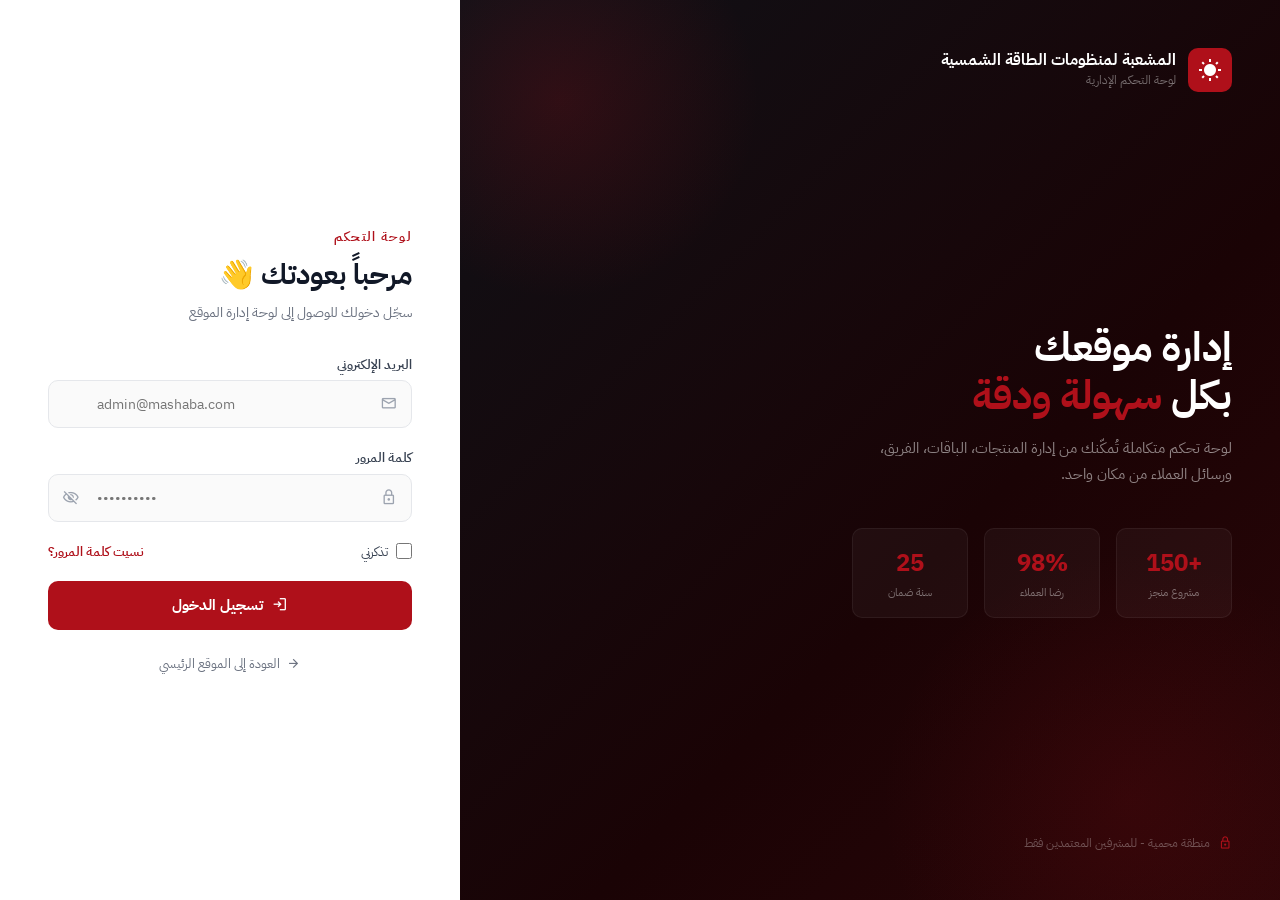
<file: index.html>
<!DOCTYPE html>
<!--
    ===================================================
    ملف: admin/login.html
    الوصف: صفحة تسجيل الدخول للوحة التحكم

    للباك اند:
    - هذه الصفحة تُرسل بيانات تسجيل الدخول إلى:
      POST /api/admin/login
      البيانات: { email: "...", password: "..." }
      الاستجابة: { token: "...", user: {...} }

    - عند النجاح: احفظ الـ token في localStorage
      وحوّل المستخدم إلى: /admin/dashboard.html

    - عند الفشل: أظهر رسالة خطأ مناسبة

    - حماية: إذا كان المستخدم مسجلاً دخوله بالفعل،
      حوّله مباشرة للداش بورد

    - في Laravel: Route::post('/api/admin/login', [AdminAuthController::class, 'login']);
    ===================================================
-->
<html dir="rtl" lang="ar">
<head>
    <meta charset="UTF-8" />
    <meta name="viewport" content="width=device-width, initial-scale=1.0" />
    <title>تسجيل الدخول | لوحة التحكم - المشعبة لمنظومات الطاقة الشمسية</title>
    <meta name="robots" content="noindex, nofollow" />

    <!-- الخطوط -->
    <link rel="preconnect" href="https://fonts.googleapis.com" />
    <link href="https://fonts.googleapis.com/css2?family=IBM+Plex+Sans+Arabic:wght@300;400;500;600;700&family=Manrope:wght@400;600;700;800&display=swap" rel="stylesheet" />
    <link href="https://fonts.googleapis.com/css2?family=Material+Symbols+Outlined:wght,FILL@100..700,0..1&display=swap" rel="stylesheet" />

    <style>
        /* ==========================================
           إعدادات صفحة تسجيل الدخول
           ========================================== */
        :root {
            --primary: #af101a;
            --primary-dark: #8a0c15;
            --primary-light: rgba(175, 16, 26, 0.08);
        }

        * { box-sizing: border-box; margin: 0; padding: 0; }

        html { direction: rtl; }

        body {
            font-family: 'IBM Plex Sans Arabic', 'Manrope', sans-serif;
            min-height: 100vh;
            display: flex;
            overflow: hidden;
        }

        /* ==========================================
           الشاشة مقسومة: يسار صورة، يمين نموذج
           ========================================== */
        .login-left {
            flex: 1;
            background: linear-gradient(135deg, #0f1117 0%, #1a0305 60%, #2d0608 100%);
            display: flex;
            flex-direction: column;
            justify-content: space-between;
            padding: 3rem;
            position: relative;
            overflow: hidden;
        }

        /* دوائر زخرفية خلفية */
        .login-left::before {
            content: '';
            position: absolute;
            top: -100px;
            left: -100px;
            width: 400px;
            height: 400px;
            background: radial-gradient(circle, rgba(175,16,26,0.2) 0%, transparent 70%);
            border-radius: 50%;
            pointer-events: none;
        }

        .login-left::after {
            content: '';
            position: absolute;
            bottom: -150px;
            right: -100px;
            width: 500px;
            height: 500px;
            background: radial-gradient(circle, rgba(175,16,26,0.12) 0%, transparent 70%);
            border-radius: 50%;
            pointer-events: none;
        }

        /* شعار الجانب الأيسر */
        .login-brand {
            position: relative;
            z-index: 1;
        }

        .login-brand-logo {
            display: flex;
            align-items: center;
            gap: 0.75rem;
            margin-bottom: 1rem;
        }

        .login-brand-icon {
            width: 44px;
            height: 44px;
            background: var(--primary);
            border-radius: 10px;
            display: flex;
            align-items: center;
            justify-content: center;
        }

        .login-brand-icon .material-symbols-outlined {
            font-variation-settings: 'FILL' 1, 'wght' 400, 'GRAD' 0, 'opsz' 24;
            color: white;
            font-size: 1.5rem;
        }

        .login-brand-name {
            font-size: 1rem;
            font-weight: 800;
            color: white;
            line-height: 1.2;
        }

        .login-brand-sub {
            font-size: 0.75rem;
            color: rgba(255,255,255,0.4);
        }

        /* المحتوى المنتصف للجانب الأيسر */
        .login-left-content {
            position: relative;
            z-index: 1;
        }

        .login-left-title {
            font-size: clamp(1.75rem, 4vw, 2.5rem);
            font-weight: 800;
            color: white;
            line-height: 1.2;
            margin-bottom: 1rem;
        }

        .login-left-title span { color: var(--primary); }

        .login-left-desc {
            font-size: 0.95rem;
            color: rgba(255,255,255,0.5);
            line-height: 1.7;
            max-width: 380px;
            margin-bottom: 2.5rem;
        }

        /* إحصائيات صغيرة */
        .login-stats {
            display: grid;
            grid-template-columns: repeat(3, 1fr);
            gap: 1rem;
            max-width: 380px;
        }

        .login-stat {
            background: rgba(255,255,255,0.04);
            border: 1px solid rgba(255,255,255,0.06);
            border-radius: 10px;
            padding: 1rem;
            text-align: center;
        }

        .login-stat-num {
            font-size: 1.5rem;
            font-weight: 800;
            color: var(--primary);
            display: block;
        }

        .login-stat-label {
            font-size: 0.7rem;
            color: rgba(255,255,255,0.4);
            margin-top: 0.2rem;
            display: block;
        }

        /* الرسالة الأمنية في الأسفل */
        .login-security-note {
            display: flex;
            align-items: center;
            gap: 0.5rem;
            color: rgba(255,255,255,0.3);
            font-size: 0.75rem;
            position: relative;
            z-index: 1;
        }

        .login-security-note .material-symbols-outlined {
            font-size: 0.9rem;
            color: var(--primary);
            font-variation-settings: 'FILL' 0, 'wght' 400, 'GRAD' 0, 'opsz' 20;
        }

        /* ==========================================
           الجانب الأيمن - نموذج تسجيل الدخول
           ========================================== */
        .login-right {
            width: 460px;
            min-width: 460px;
            background: white;
            display: flex;
            flex-direction: column;
            justify-content: center;
            padding: 3rem;
            position: relative;
        }

        .login-form-header {
            margin-bottom: 2rem;
        }

        .login-welcome {
            font-size: 0.8rem;
            font-weight: 600;
            color: var(--primary);
            text-transform: uppercase;
            letter-spacing: 0.1em;
            margin-bottom: 0.5rem;
        }

        .login-title {
            font-size: 1.75rem;
            font-weight: 800;
            color: #111827;
            margin-bottom: 0.35rem;
        }

        .login-sub {
            font-size: 0.875rem;
            color: #6b7280;
        }

        /* حقول الإدخال */
        .login-form { display: flex; flex-direction: column; gap: 1.25rem; }

        .login-field { display: flex; flex-direction: column; gap: 0.4rem; }

        .login-label {
            font-size: 0.82rem;
            font-weight: 600;
            color: #374151;
        }

        .login-input-wrapper {
            position: relative;
        }

        .login-input-icon {
            position: absolute;
            right: 0.875rem;
            top: 50%;
            transform: translateY(-50%);
            font-size: 1.1rem !important;
            color: #9ca3af;
            font-variation-settings: 'FILL' 0, 'wght' 400, 'GRAD' 0, 'opsz' 20;
            pointer-events: none;
        }

        .login-input {
            width: 100%;
            padding: 0.75rem 2.75rem 0.75rem 3rem;
            border: 1.5px solid #e5e7eb;
            border-radius: 10px;
            font-family: inherit;
            font-size: 0.9rem;
            color: #111827;
            background: #fafafa;
            outline: none;
            transition: border-color 0.2s, box-shadow 0.2s, background 0.2s;
        }

        .login-input:focus {
            border-color: var(--primary);
            background: white;
            box-shadow: 0 0 0 3px rgba(175,16,26,0.1);
        }

        .login-input-toggle {
            position: absolute;
            left: 0.875rem;
            top: 50%;
            transform: translateY(-50%);
            background: none;
            border: none;
            cursor: pointer;
            color: #9ca3af;
            padding: 0;
            display: flex;
            align-items: center;
            transition: color 0.2s;
        }

        .login-input-toggle:hover { color: var(--primary); }

        .login-input-toggle .material-symbols-outlined { font-size: 1.1rem; }

        /* صف "تذكرني" + "نسيت كلمة المرور" */
        .login-options {
            display: flex;
            align-items: center;
            justify-content: space-between;
        }

        .login-remember {
            display: flex;
            align-items: center;
            gap: 0.5rem;
            cursor: pointer;
        }

        .login-remember input[type="checkbox"] {
            width: 16px;
            height: 16px;
            accent-color: var(--primary);
            cursor: pointer;
        }

        .login-remember-label {
            font-size: 0.82rem;
            color: #374151;
            cursor: pointer;
        }

        .login-forgot {
            font-size: 0.82rem;
            color: var(--primary);
            font-weight: 600;
            text-decoration: none;
            transition: opacity 0.2s;
        }

        .login-forgot:hover { opacity: 0.75; }

        /* زر تسجيل الدخول */
        .login-btn {
            width: 100%;
            padding: 0.85rem;
            background: var(--primary);
            color: white;
            border: none;
            border-radius: 10px;
            font-family: inherit;
            font-size: 0.95rem;
            font-weight: 700;
            cursor: pointer;
            transition: background 0.2s, box-shadow 0.2s, transform 0.15s;
            display: flex;
            align-items: center;
            justify-content: center;
            gap: 0.5rem;
        }

        .login-btn:hover {
            background: var(--primary-dark);
            box-shadow: 0 8px 24px rgba(175,16,26,0.3);
        }

        .login-btn:active { transform: scale(0.98); }

        .login-btn:disabled {
            opacity: 0.6;
            cursor: not-allowed;
            transform: none;
        }

        /* رسالة خطأ */
        .login-error-msg {
            display: none;
            background: rgba(239,68,68,0.08);
            border: 1px solid rgba(239,68,68,0.2);
            border-radius: 8px;
            padding: 0.75rem 1rem;
            font-size: 0.82rem;
            color: #dc2626;
            text-align: center;
            font-weight: 500;
        }

        .login-error-msg.visible { display: block; }

        /* رسالة نجاح */
        .login-success-msg {
            display: none;
            background: rgba(16,185,129,0.08);
            border: 1px solid rgba(16,185,129,0.2);
            border-radius: 8px;
            padding: 0.75rem 1rem;
            font-size: 0.82rem;
            color: #059669;
            text-align: center;
            font-weight: 500;
        }

        .login-success-msg.visible { display: block; }

        /* Divider */
        .login-divider {
            display: flex;
            align-items: center;
            gap: 0.75rem;
            color: #d1d5db;
            font-size: 0.75rem;
        }

        .login-divider::before,
        .login-divider::after {
            content: '';
            flex: 1;
            height: 1px;
            background: #e5e7eb;
        }

        /* رابط الرجوع للموقع */
        .login-back-site {
            display: inline-flex;
            align-items: center;
            gap: 0.4rem;
            font-size: 0.82rem;
            color: #6b7280;
            text-decoration: none;
            margin-top: 1.5rem;
            transition: color 0.2s;
            justify-content: center;
        }

        .login-back-site:hover { color: var(--primary); }

        .login-back-site .material-symbols-outlined { font-size: 0.95rem; }

        /* تحميل */
        @keyframes spin {
            from { transform: rotate(0deg); }
            to   { transform: rotate(360deg); }
        }

        .login-spinner {
            width: 16px;
            height: 16px;
            border: 2px solid rgba(255,255,255,0.3);
            border-top-color: white;
            border-radius: 50%;
            animation: spin 0.8s linear infinite;
        }

        /* ==========================================
           تصميم متجاوب للهاتف
           ========================================== */
        @media (max-width: 960px) {
            body { flex-direction: column; overflow: auto; }
            .login-left { display: none; }
            .login-right { width: 100%; min-width: unset; justify-content: flex-start; padding-top: 2rem; }
        }

        @media (max-width: 480px) {
            .login-right { padding: 1.5rem; }
        }
    </style>
</head>

<body>

<!-- ==========================================
     الجانب الأيسر - الزخرفة والمعلومات
     ========================================== -->
<div class="login-left">

    <!-- الشعار -->
    <div class="login-brand">
        <div class="login-brand-logo">
            <div class="login-brand-icon">
                <span class="material-symbols-outlined">wb_sunny</span>
            </div>
            <div>
                <div class="login-brand-name">المشعبة لمنظومات الطاقة الشمسية</div>
                <div class="login-brand-sub">لوحة التحكم الإدارية</div>
            </div>
        </div>
    </div>

    <!-- المحتوى الرئيسي -->
    <div class="login-left-content">
        <h1 class="login-left-title">
            إدارة موقعك<br />
            بكل <span>سهولة ودقة</span>
        </h1>
        <p class="login-left-desc">
            لوحة تحكم متكاملة تُمكّنك من إدارة المنتجات،
            الباقات، الفريق، ورسائل العملاء من مكان واحد.
        </p>

        <!-- إحصائيات سريعة -->
        <!-- للباك اند: تُجلب من GET /api/admin/stats -->
        <div class="login-stats">
            <div class="login-stat">
                <span class="login-stat-num">+150</span>
                <span class="login-stat-label">مشروع منجز</span>
            </div>
            <div class="login-stat">
                <span class="login-stat-num">98%</span>
                <span class="login-stat-label">رضا العملاء</span>
            </div>
            <div class="login-stat">
                <span class="login-stat-num">25</span>
                <span class="login-stat-label">سنة ضمان</span>
            </div>
        </div>
    </div>

    <!-- ملاحظة أمنية -->
    <div class="login-security-note">
        <span class="material-symbols-outlined">lock</span>
        منطقة محمية - للمشرفين المعتمدين فقط
    </div>
</div>


<!-- ==========================================
     الجانب الأيمن - نموذج تسجيل الدخول
     ========================================== -->
<div class="login-right">
    <div class="login-form-header">
        <p class="login-welcome">لوحة التحكم</p>
        <h2 class="login-title">مرحباً بعودتك 👋</h2>
        <p class="login-sub">سجّل دخولك للوصول إلى لوحة إدارة الموقع</p>
    </div>

    <!-- رسالة الخطأ -->
    <div id="login-error" class="login-error-msg" role="alert">
        ❌ البريد الإلكتروني أو كلمة المرور غير صحيحة
    </div>

    <!-- رسالة النجاح -->
    <div id="login-success" class="login-success-msg" role="status">
        ✅ تسجيل الدخول ناجح، جارٍ التحويل...
    </div>

    <!--
        نموذج تسجيل الدخول
        للباك اند: يُرسل إلى POST /api/admin/login
        الحقول: { email, password, remember }
        الاستجابة: { success: bool, token, user: { name, role } }
    -->
    <form id="login-form" class="login-form" novalidate autocomplete="off">

        <!-- البريد الإلكتروني -->
        <div class="login-field">
            <label class="login-label" for="login-email">البريد الإلكتروني</label>
            <div class="login-input-wrapper">
                <span class="material-symbols-outlined login-input-icon">mail</span>
                <input type="email"
                       id="login-email"
                       name="email"
                       class="login-input"
                       placeholder="admin@mashaba.com"
                       dir="ltr"
                       autocomplete="email"
                       required
                       aria-required="true" />
            </div>
        </div>

        <!-- كلمة المرور -->
        <div class="login-field">
            <label class="login-label" for="login-password">كلمة المرور</label>
            <div class="login-input-wrapper">
                <span class="material-symbols-outlined login-input-icon">lock</span>
                <input type="password"
                       id="login-password"
                       name="password"
                       class="login-input"
                       placeholder="••••••••••"
                       dir="ltr"
                       autocomplete="current-password"
                       required
                       aria-required="true" />
                <!-- زر إظهار/إخفاء كلمة المرور -->
                <button type="button"
                        class="login-input-toggle"
                        id="toggle-password"
                        aria-label="إظهار/إخفاء كلمة المرور">
                    <span class="material-symbols-outlined" id="toggle-icon">visibility_off</span>
                </button>
            </div>
        </div>

        <!-- تذكرني + نسيت كلمة المرور -->
        <div class="login-options">
            <label class="login-remember">
                <input type="checkbox" id="remember-me" name="remember" />
                <span class="login-remember-label">تذكرني</span>
            </label>
            <!--
                للباك اند: ربط بصفحة إعادة تعيين كلمة المرور
                POST /api/admin/forgot-password { email }
            -->
            <a href="#" class="login-forgot">نسيت كلمة المرور؟</a>
        </div>

        <!-- زر تسجيل الدخول -->
        <button type="submit" class="login-btn" id="login-submit-btn">
            <span class="material-symbols-outlined" style="font-size:1.1rem">login</span>
            تسجيل الدخول
        </button>

    </form>

    <!-- الرجوع للموقع -->
    <a href="https://azoozpsx.github.io/MGT1.github.io/" class="login-back-site">
        <span class="material-symbols-outlined">arrow_forward</span>
        العودة إلى الموقع الرئيسي
    </a>
</div>


<!-- JavaScript -->
<script>
    /**
     * منطق تسجيل الدخول
     * للباك اند: استبدل simulateLogin() بطلب API حقيقي
     */
    'use strict';

    /* ==========================================
       تهيئة الصفحة
       ========================================== */
    document.addEventListener('DOMContentLoaded', function() {
        /**
         * للباك اند: إذا كان المستخدم مسجلاً دخوله بالفعل،
         *            حوّله مباشرة للداش بورد
         */
        const savedToken = localStorage.getItem('admin_token');
        if (savedToken) {
            window.location.href = 'page/dashboard.html';
            return;
        }

        initLoginForm();
        initPasswordToggle();
    });

    /* ==========================================
       نموذج تسجيل الدخول
       ========================================== */
    function initLoginForm() {
        const form = document.getElementById('login-form');
        if (!form) return;

        form.addEventListener('submit', async function(e) {
            e.preventDefault();

            const email    = document.getElementById('login-email').value.trim();
            const password = document.getElementById('login-password').value;
            const remember = document.getElementById('remember-me').checked;

            // التحقق من الإدخال
            if (!email || !password) {
                showError('يرجى ملء جميع الحقول');
                return;
            }

            const emailRegex = /^[^\s@]+@[^\s@]+\.[^\s@]+$/;
            if (!emailRegex.test(email)) {
                showError('يرجى إدخال بريد إلكتروني صحيح');
                return;
            }

            // تفعيل حالة التحميل
            setLoading(true);

            try {
                /**
                 * للباك اند: استبدل هذا بطلب API حقيقي:
                 *
                 * const response = await fetch('/api/admin/login', {
                 *     method: 'POST',
                 *     headers: {
                 *         'Content-Type': 'application/json',
                 *         'Accept': 'application/json',
                 *         // 'X-CSRF-TOKEN': document.head.querySelector('meta[name="csrf-token"]').content
                 *     },
                 *     body: JSON.stringify({ email, password, remember })
                 * });
                 *
                 * const data = await response.json();
                 *
                 * if (response.ok && data.token) {
                 *     handleLoginSuccess(data.token, data.user, remember);
                 * } else {
                 *     showError(data.message || 'بيانات غير صحيحة');
                 * }
                 */

                // === محاكاة تسجيل الدخول (تُحذف عند ربط API) ===
                await simulateLogin(email, password, remember);
                // =================================================

            } catch (error) {
                showError('خطأ في الاتصال بالسيرفر، حاول مرة أخرى');
            } finally {
                setLoading(false);
            }
        });
    }

    /**
     * محاكاة تسجيل الدخول
     * للباك اند: احذف هذه الدالة واستبدلها بطلب API
     * بيانات الدخول للتجربة: admin@mashaba.com / password123
     */
    function simulateLogin(email, password, remember) {
        return new Promise(function(resolve, reject) {
            setTimeout(function() {
                // بيانات افتراضية للتجربة
                if (email === 'admin@mashaba.com' && password === 'password123') {
                    const fakeToken = 'fake_admin_token_' + Date.now();
                    const fakeUser = {
                        id: 1,
                        name: 'مدير النظام',
                        email: email,
                        role: 'super_admin'
                    };
                    handleLoginSuccess(fakeToken, fakeUser, remember);
                    resolve();
                } else {
                    showError('البريد الإلكتروني أو كلمة المرور غير صحيحة');
                    resolve(); // نحل الوعد لإيقاف التحميل
                }
            }, 1200);
        });
    }

    /**
     * معالجة نجاح تسجيل الدخول
     * للباك اند: احفظ الـ token والمستخدم وحوّل للداش بورد
     */
    function handleLoginSuccess(token, user, remember) {
        // حفظ الـ token
        if (remember) {
            localStorage.setItem('admin_token', token);
            localStorage.setItem('admin_user', JSON.stringify(user));
        } else {
            sessionStorage.setItem('admin_token', token);
            sessionStorage.setItem('admin_user', JSON.stringify(user));
        }

        // إظهار رسالة النجاح
        hideError();
        document.getElementById('login-success').classList.add('visible');

        // التحويل للداش بورد
        setTimeout(function() {
            window.location.href = 'page/dashboard.html';
        }, 1000);
    }

    /* ==========================================
       إظهار/إخفاء كلمة المرور
       ========================================== */
    function initPasswordToggle() {
        const toggleBtn  = document.getElementById('toggle-password');
        const passwordInput = document.getElementById('login-password');
        const toggleIcon = document.getElementById('toggle-icon');

        if (!toggleBtn) return;

        toggleBtn.addEventListener('click', function() {
            const isPassword = passwordInput.type === 'password';
            passwordInput.type = isPassword ? 'text' : 'password';
            toggleIcon.textContent = isPassword ? 'visibility' : 'visibility_off';
        });
    }

    /* ==========================================
       دوال مساعدة
       ========================================== */
    function setLoading(isLoading) {
        const btn = document.getElementById('login-submit-btn');
        if (!btn) return;

        if (isLoading) {
            btn.disabled = true;
            btn.innerHTML = '<div class="login-spinner"></div> جارٍ التحقق...';
        } else {
            btn.disabled = false;
            btn.innerHTML = '<span class="material-symbols-outlined" style="font-size:1.1rem">login</span> تسجيل الدخول';
        }
    }

    function showError(msg) {
        const el = document.getElementById('login-error');
        if (el) {
            el.textContent = '❌ ' + msg;
            el.classList.add('visible');
        }
    }

    function hideError() {
        const el = document.getElementById('login-error');
        if (el) el.classList.remove('visible');
    }
</script>

</body>
</html>
</file>
